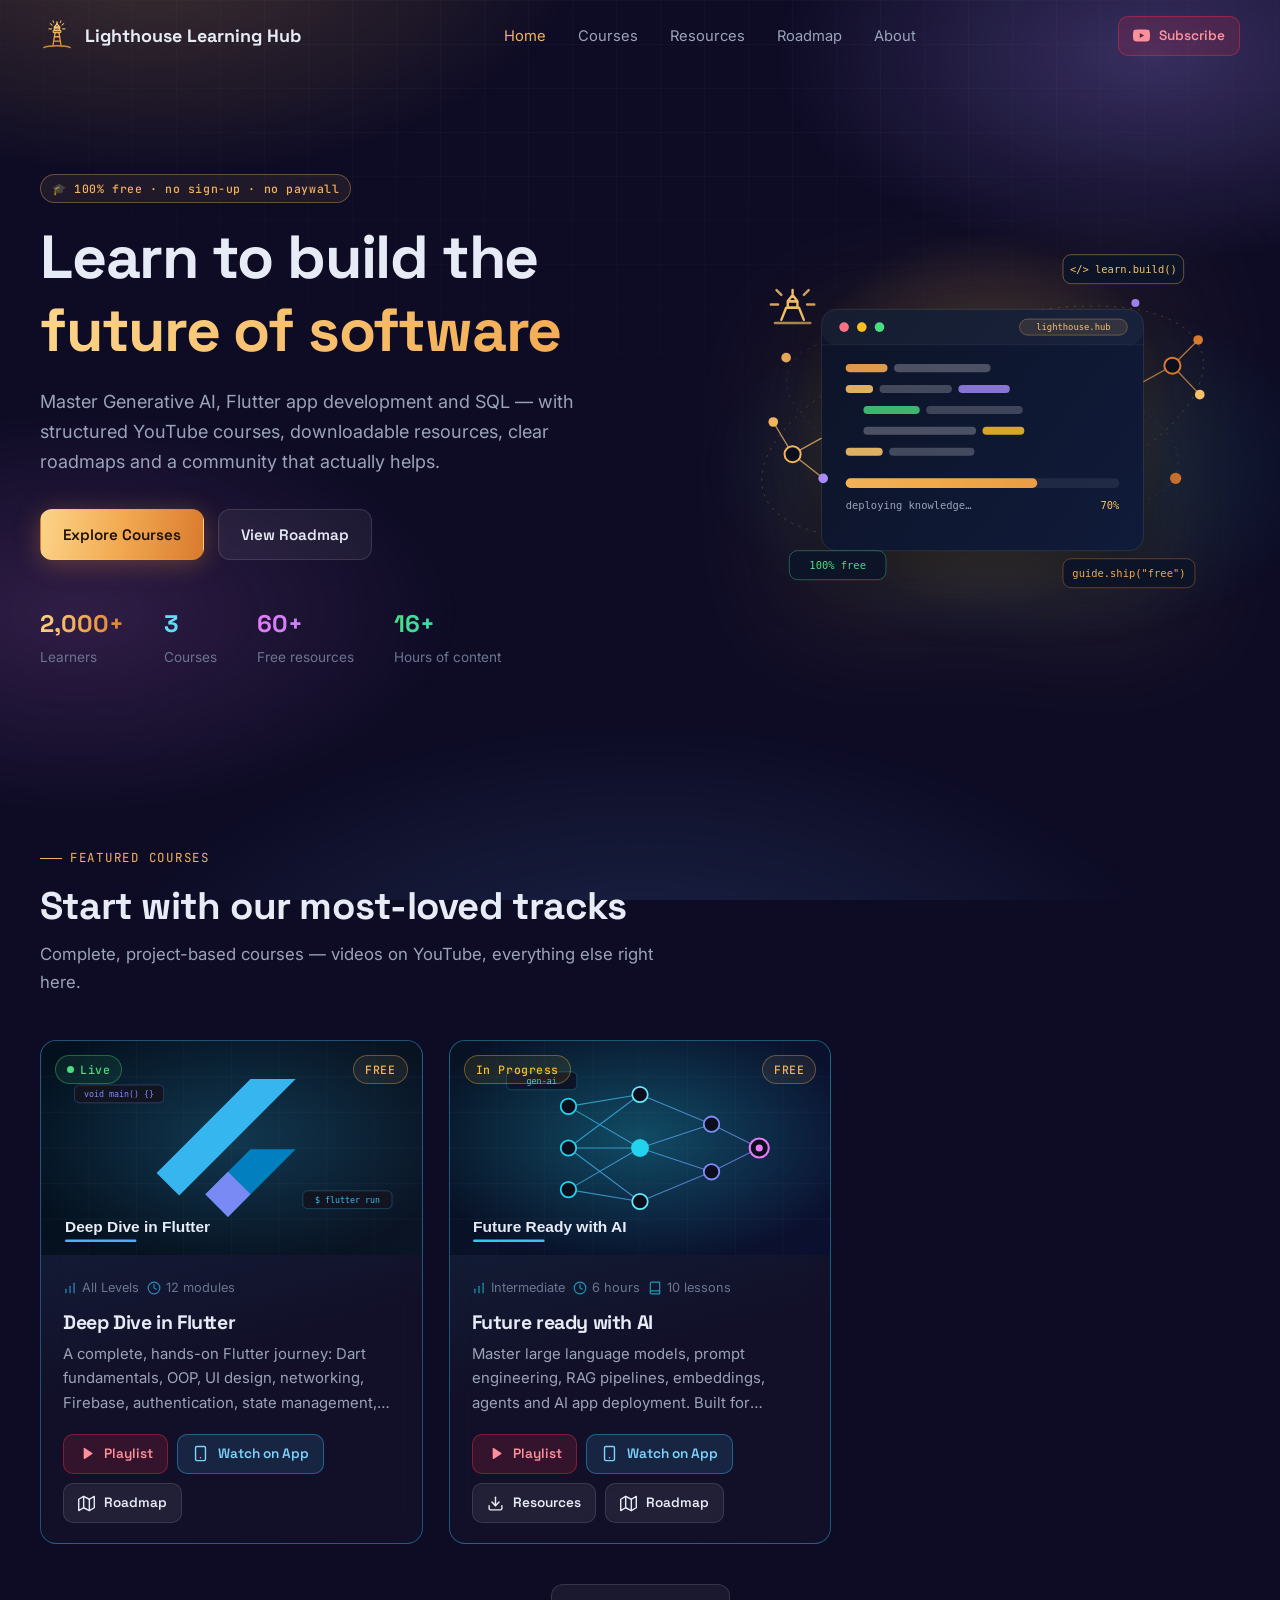
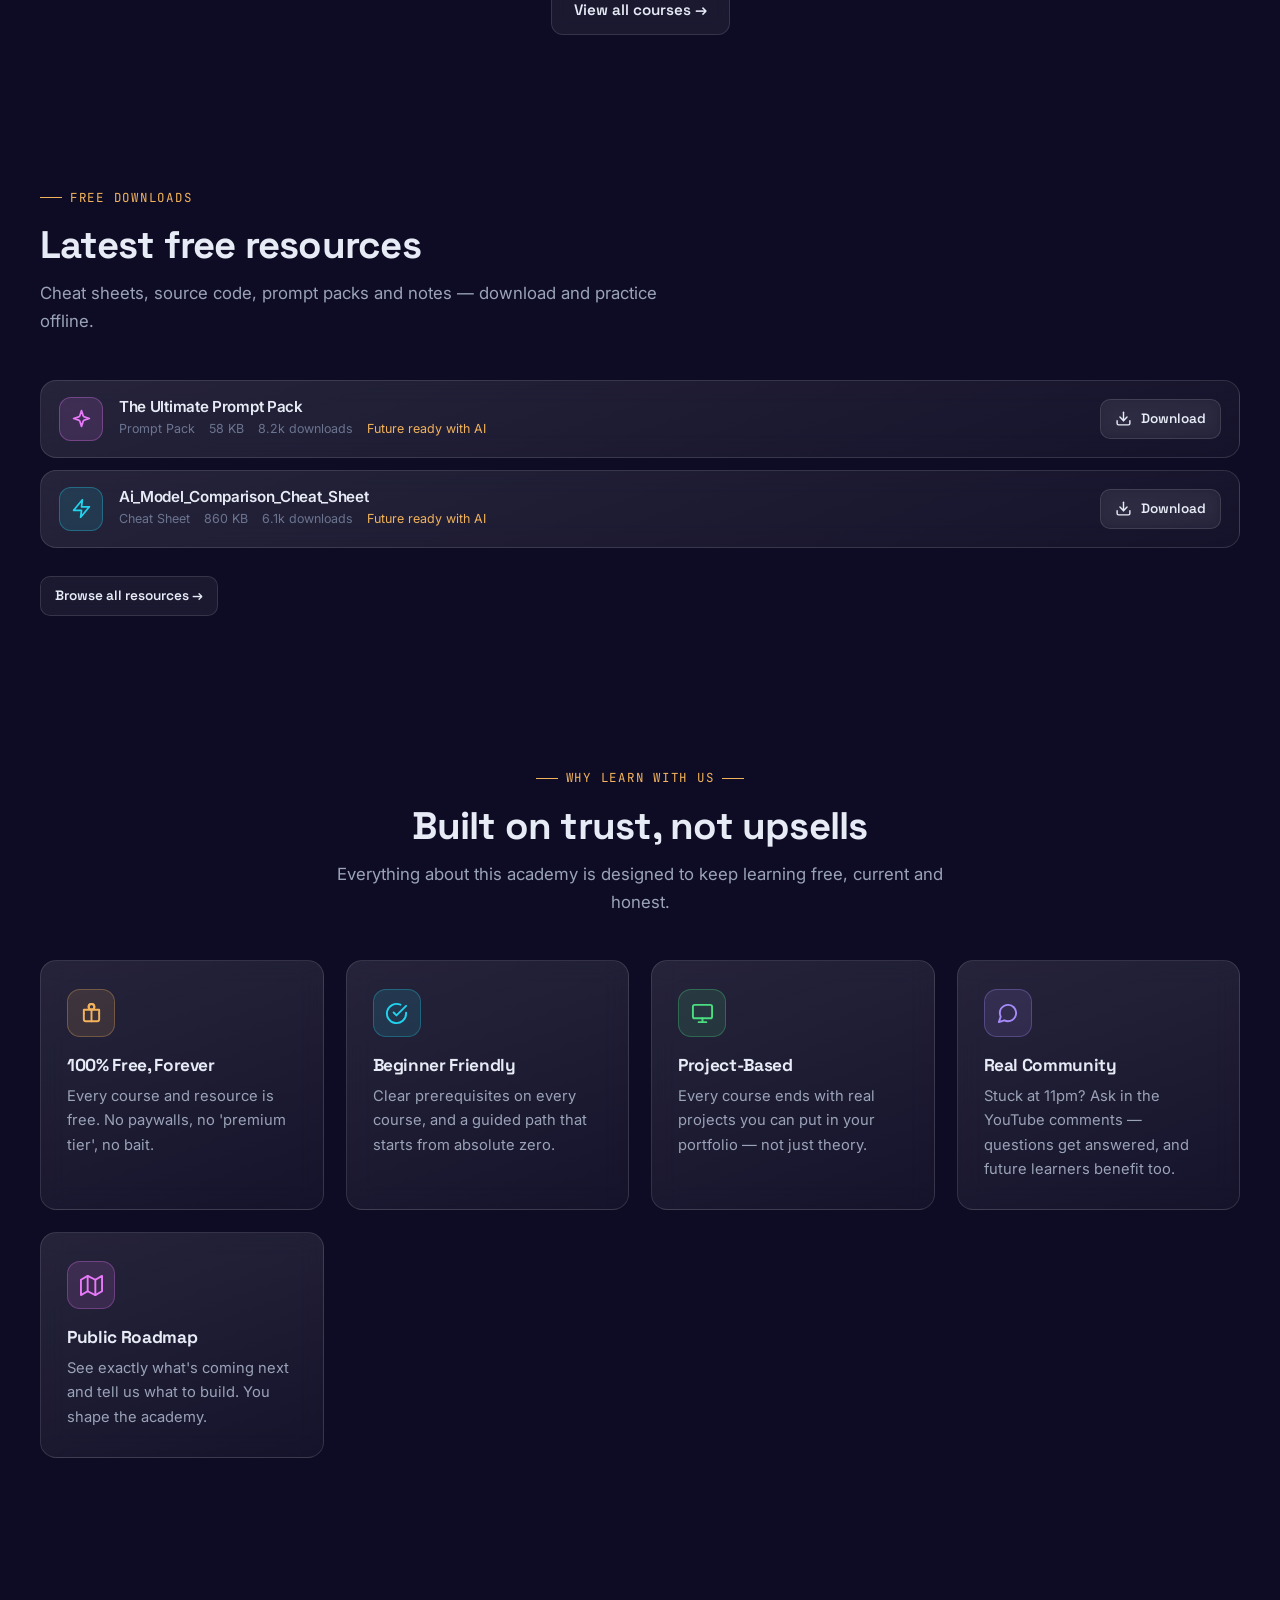
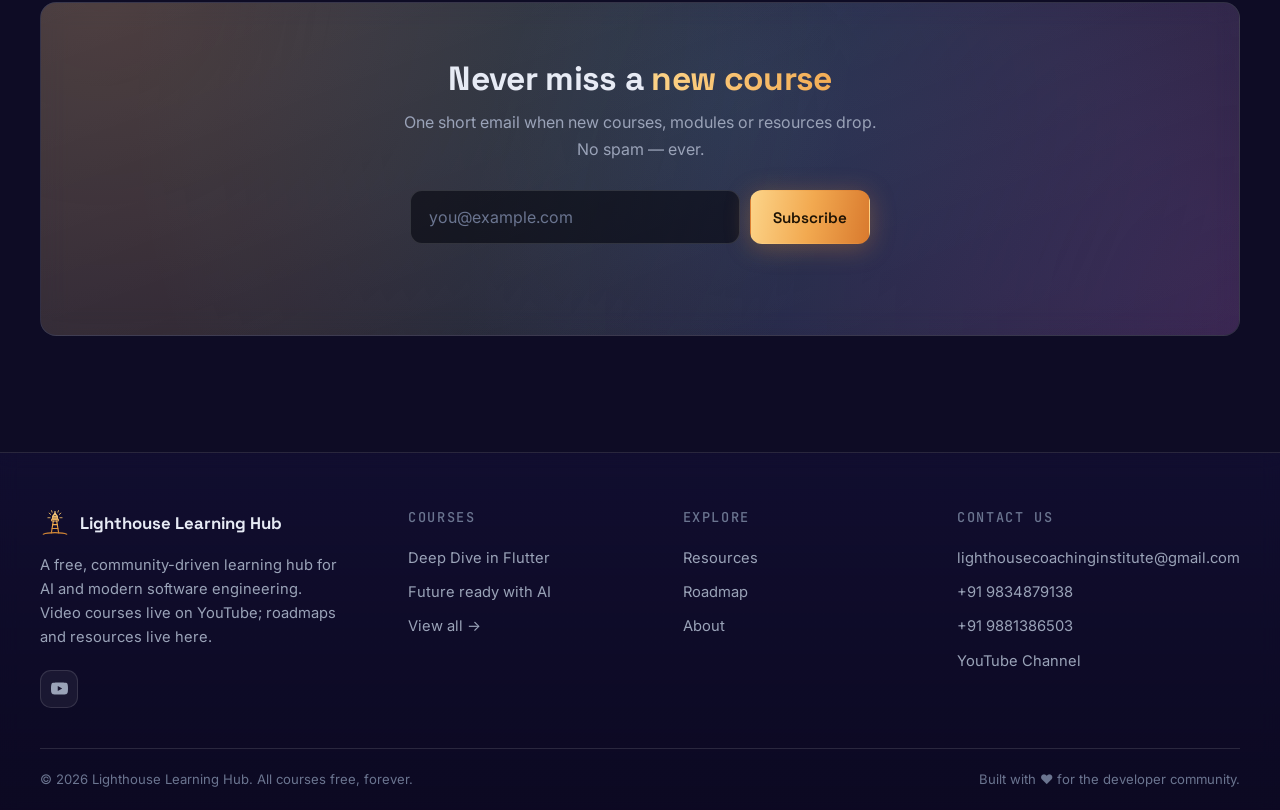
<file: index.html>
<!DOCTYPE html>
<html lang="en">
<head>
  <meta charset="UTF-8">
  <meta name="viewport" content="width=device-width, initial-scale=1">
  <title>Lighthouse Learning Hub — Free AI, Flutter &amp; SQL Courses</title>
  <meta name="description" content="A free developer learning hub. Learn Generative AI, Flutter app development and SQL with YouTube courses, downloadable resources and public roadmaps.">
  <meta name="keywords" content="free coding courses, generative ai course, flutter course, sql course, learn programming, lighthouse learning hub">
  <meta property="og:type" content="website">
  <meta property="og:title" content="Lighthouse Learning Hub — Free AI, Flutter &amp; SQL Courses">
  <meta property="og:description" content="Free courses on AI, Flutter and SQL — watch on YouTube, and soon on our app. Resources and roadmaps included.">
  <meta property="og:image" content="assets/img/covers/ai.svg">
  <link rel="icon" type="image/svg+xml" href="assets/img/logo.svg">
  <link rel="preconnect" href="https://fonts.googleapis.com">
  <link rel="preconnect" href="https://fonts.gstatic.com" crossorigin>
  <link href="https://fonts.googleapis.com/css2?family=Space+Grotesk:wght@500;600;700&family=Inter:wght@400;500;600&family=JetBrains+Mono:wght@400;500&display=swap" rel="stylesheet">
  <link rel="stylesheet" href="assets/css/styles.css">
</head>
<body data-page="home">
  <a class="skip-link" href="#main">Skip to content</a>
  <div id="site-header"></div>

  <main id="main">

    <!-- ============ HERO ============ -->
    <section class="hero">
      <div class="container hero__grid">
        <div>
          <span class="badge badge--free">🎓 100% free · no sign-up · no paywall</span>
          <h1>Learn to build the <span class="grad-text">future of software</span></h1>
          <p class="hero__lede">
            Master Generative AI, Flutter app development and SQL — with structured YouTube
            courses, downloadable resources, clear roadmaps and a community that actually helps.
          </p>
          <div class="hero__actions">
            <a class="btn btn--primary" href="courses.html">Explore Courses</a>
            <a class="btn btn--ghost" href="roadmap.html">View Roadmap</a>
          </div>
          <div class="hero__stats" id="hero-stats"></div>
        </div>
        <div class="hero__art">
          <img src="assets/img/hero.svg" alt="Illustration of a futuristic code editor connected to a neural network" width="640" height="520" fetchpriority="high">
        </div>
      </div>
    </section>

    <!-- ============ FEATURED COURSES ============ -->
    <section class="section" id="featured">
      <div class="container">
        <div class="section-head reveal">
          <span class="kicker">Featured courses</span>
          <h2>Start with our most-loved tracks</h2>
          <p>Complete, project-based courses — videos on YouTube, everything else right here.</p>
        </div>
        <div class="card-grid" id="featured-courses"></div>
        <div style="text-align:center;margin-top:40px" class="reveal">
          <a class="btn btn--ghost" href="courses.html">View all courses →</a>
        </div>
      </div>
    </section>

    <!-- ============ RECENT RESOURCES ============ -->
    <section class="section section--tight">
      <div class="container">
        <div class="section-head reveal">
          <span class="kicker">Free downloads</span>
          <h2>Latest free resources</h2>
          <p>Cheat sheets, source code, prompt packs and notes — download and practice offline.</p>
        </div>
        <div class="res-group__list" id="recent-resources"></div>
        <div style="margin-top:28px" class="reveal">
          <a class="btn btn--ghost btn--sm" href="resources.html">Browse all resources →</a>
        </div>
      </div>
    </section>

    <!-- ============ WHY LEARN WITH US ============ -->
    <section class="section">
      <div class="container">
        <div class="section-head section-head--center reveal">
          <span class="kicker">Why learn with us</span>
          <h2>Built on trust, not upsells</h2>
          <p>Everything about this academy is designed to keep learning free, current and honest.</p>
        </div>
        <div class="trust-grid reveal-stagger" id="trust-grid"></div>
      </div>
    </section>

    <!-- ============ NEWSLETTER ============ -->
    <section class="section section--tight">
      <div class="container">
        <div class="glass newsletter reveal">
          <h2>Never miss a <span class="grad-text">new course</span></h2>
          <p>One short email when new courses, modules or resources drop. No spam — ever.</p>
          <form class="newsletter__form" novalidate>
            <input type="email" name="email" placeholder="you@example.com" aria-label="Email address" required>
            <button class="btn btn--primary" type="submit">Subscribe</button>
          </form>
          <div class="newsletter__msg" role="status" aria-live="polite"></div>
        </div>
      </div>
    </section>

  </main>

  <div id="site-footer"></div>
  <script src="assets/js/data.js"></script>
  <script src="assets/js/app.js"></script>
</body>
</html>
</file>
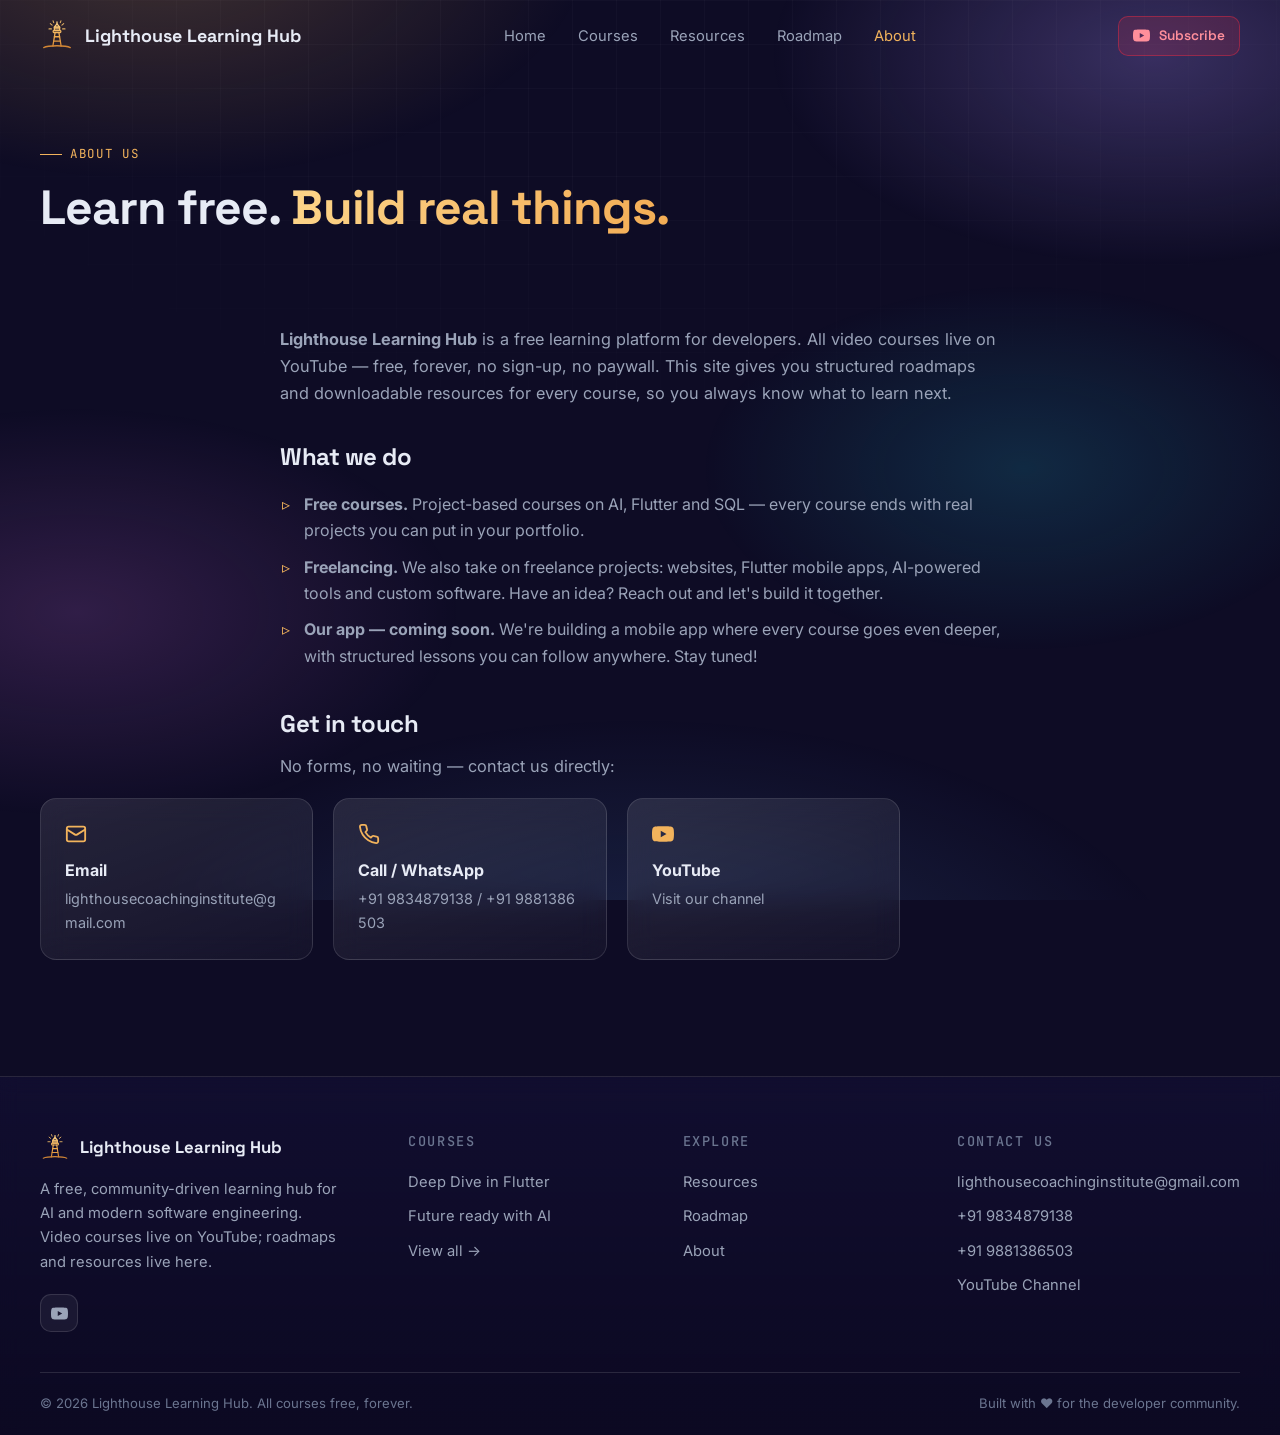
<file: about.html>
<!DOCTYPE html>
<html lang="en">
<head>
  <meta charset="UTF-8">
  <meta name="viewport" content="width=device-width, initial-scale=1">
  <title>About — Lighthouse Learning Hub</title>
  <meta name="description" content="About Lighthouse Learning Hub: free project-based courses on YouTube, freelance development services, and our upcoming mobile app.">
  <link rel="icon" type="image/svg+xml" href="assets/img/logo.svg">
  <link rel="preconnect" href="https://fonts.googleapis.com">
  <link rel="preconnect" href="https://fonts.gstatic.com" crossorigin>
  <link href="https://fonts.googleapis.com/css2?family=Space+Grotesk:wght@500;600;700&family=Inter:wght@400;500;600&family=JetBrains+Mono:wght@400;500&display=swap" rel="stylesheet">
  <link rel="stylesheet" href="assets/css/styles.css">
</head>
<body data-page="about">
  <a class="skip-link" href="#main">Skip to content</a>
  <div id="site-header"></div>

  <main id="main">
    <section class="page-hero">
      <div class="container">
        <span class="kicker">About us</span>
        <h1>Learn free. <span class="grad-text">Build real things.</span></h1>
      </div>
    </section>

    <section class="section section--tight">
      <div class="container prose reveal">
        <p>
          <b>Lighthouse Learning Hub</b> is a free learning platform for developers.
          All video courses live on YouTube — free, forever, no sign-up, no paywall.
          This site gives you structured roadmaps and downloadable resources for every course,
          so you always know what to learn next.
        </p>

        <h2>What we do</h2>
        <ul>
          <li><b>Free courses.</b> Project-based courses on AI, Flutter and SQL — every course ends with real projects you can put in your portfolio.</li>
          <li><b>Freelancing.</b> We also take on freelance projects: websites, Flutter mobile apps, AI-powered tools and custom software. Have an idea? Reach out and let's build it together.</li>
          <li><b>Our app — coming soon.</b> We're building a mobile app where every course goes even deeper, with structured lessons you can follow anywhere. Stay tuned!</li>
        </ul>

        <h2>Get in touch</h2>
        <p>No forms, no waiting — contact us directly:</p>
      </div>
      <div class="container reveal">
        <div class="contact-cards" id="about-contact"></div>
      </div>
    </section>
  </main>

  <div id="site-footer"></div>
  <script src="assets/js/data.js"></script>
  <script src="assets/js/app.js"></script>
</body>
</html>
</file>
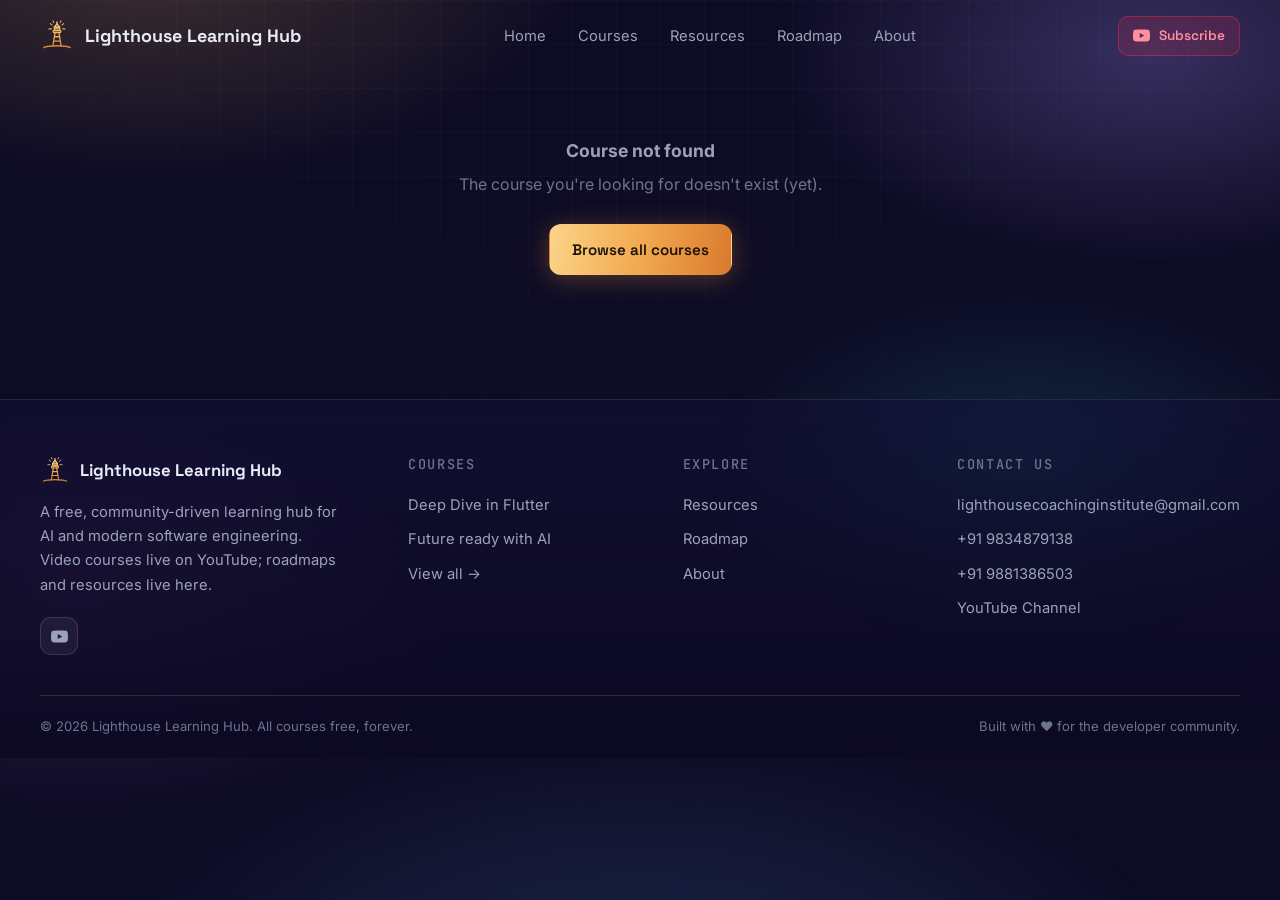
<file: course.html>
<!DOCTYPE html>
<html lang="en">
<head>
  <meta charset="UTF-8">
  <meta name="viewport" content="width=device-width, initial-scale=1">
  <title>Course — Lighthouse Learning Hub</title>
  <meta name="description" content="Course details: modules, roadmap, downloads, FAQs and updates.">
  <link rel="icon" type="image/svg+xml" href="assets/img/logo.svg">
  <link rel="preconnect" href="https://fonts.googleapis.com">
  <link rel="preconnect" href="https://fonts.gstatic.com" crossorigin>
  <link href="https://fonts.googleapis.com/css2?family=Space+Grotesk:wght@500;600;700&family=Inter:wght@400;500;600&family=JetBrains+Mono:wght@400;500&display=swap" rel="stylesheet">
  <link rel="stylesheet" href="assets/css/styles.css">
</head>
<body data-page="course">
  <a class="skip-link" href="#main">Skip to content</a>
  <div id="site-header"></div>

  <main id="main">
    <!-- Populated by app.js from the ?id= query parameter -->
    <div id="course-root"></div>
  </main>

  <div id="site-footer"></div>
  <script src="assets/js/data.js"></script>
  <script src="assets/js/app.js"></script>
</body>
</html>
</file>
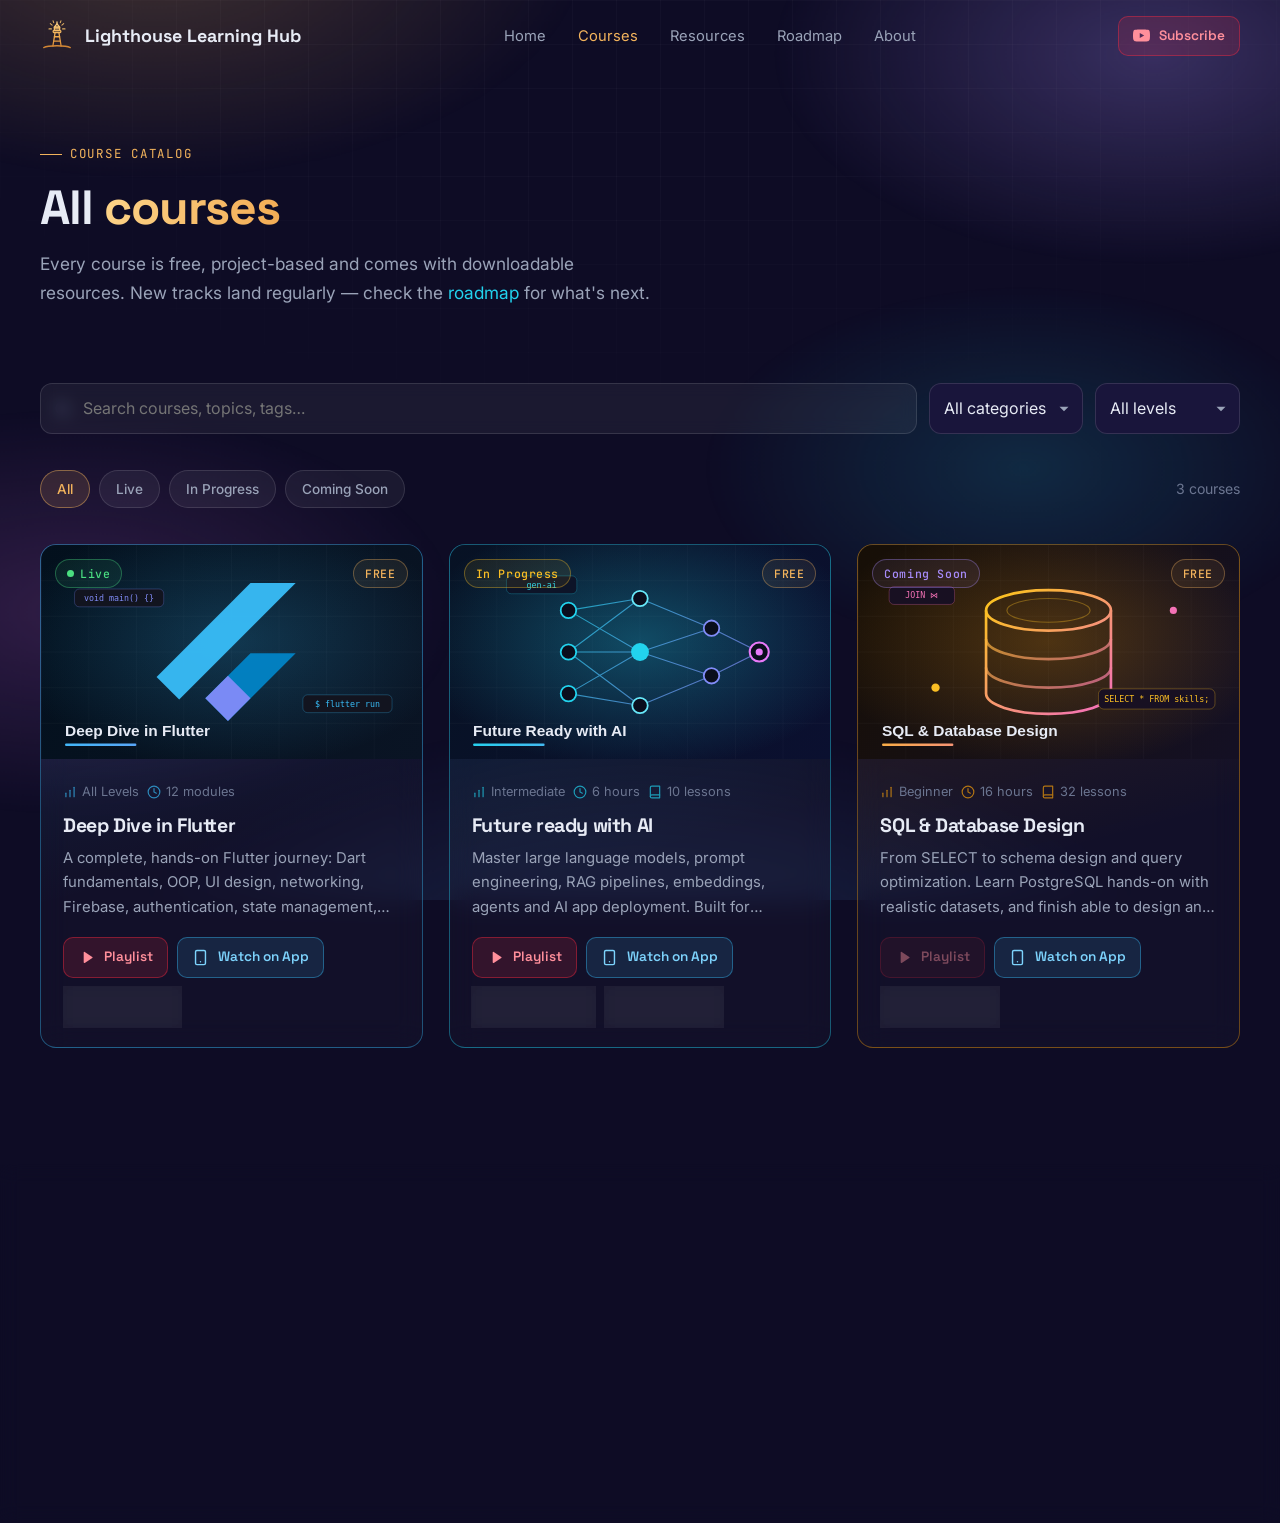
<file: courses.html>
<!DOCTYPE html>
<html lang="en">
<head>
  <meta charset="UTF-8">
  <meta name="viewport" content="width=device-width, initial-scale=1">
  <title>All Courses — Lighthouse Learning Hub</title>
  <meta name="description" content="Browse all free courses: Deep Dive in Flutter, Future ready with AI, and SQL &amp; Database Design. Filter by level, category and status.">
  <link rel="icon" type="image/svg+xml" href="assets/img/logo.svg">
  <link rel="preconnect" href="https://fonts.googleapis.com">
  <link rel="preconnect" href="https://fonts.gstatic.com" crossorigin>
  <link href="https://fonts.googleapis.com/css2?family=Space+Grotesk:wght@500;600;700&family=Inter:wght@400;500;600&family=JetBrains+Mono:wght@400;500&display=swap" rel="stylesheet">
  <link rel="stylesheet" href="assets/css/styles.css">
</head>
<body data-page="courses">
  <a class="skip-link" href="#main">Skip to content</a>
  <div id="site-header"></div>

  <main id="main">
    <section class="page-hero">
      <div class="container">
        <span class="kicker">Course catalog</span>
        <h1>All <span class="grad-text">courses</span></h1>
        <p>Every course is free, project-based and comes with downloadable resources.
           New tracks land regularly — check the <a href="roadmap.html" style="color:var(--cyan)">roadmap</a> for what's next.</p>
      </div>
    </section>

    <section class="section section--tight">
      <div class="container">
        <div class="toolbar">
          <div class="toolbar__search">
            <svg viewBox="0 0 24 24" fill="none" stroke="currentColor" stroke-width="2" stroke-linecap="round" aria-hidden="true"><circle cx="11" cy="11" r="8"/><line x1="21" y1="21" x2="16.65" y2="16.65"/></svg>
            <input type="search" id="filter-search" placeholder="Search courses, topics, tags…" aria-label="Search courses">
          </div>
          <select id="filter-category" aria-label="Filter by category"></select>
          <select id="filter-level" aria-label="Filter by level"></select>
        </div>

        <div class="toolbar" style="justify-content:space-between">
          <div class="chip-row" id="status-chips" role="group" aria-label="Filter by status">
            <button class="chip active" data-status="all">All</button>
            <button class="chip" data-status="live">Live</button>
            <button class="chip" data-status="in-progress">In Progress</button>
            <button class="chip" data-status="coming-soon">Coming Soon</button>
          </div>
          <span id="courses-count" style="color:var(--text-faint);font-size:0.88rem"></span>
        </div>

        <div class="card-grid" id="courses-grid"></div>
      </div>
    </section>
  </main>

  <div id="site-footer"></div>
  <script src="assets/js/data.js"></script>
  <script src="assets/js/app.js"></script>
</body>
</html>
</file>
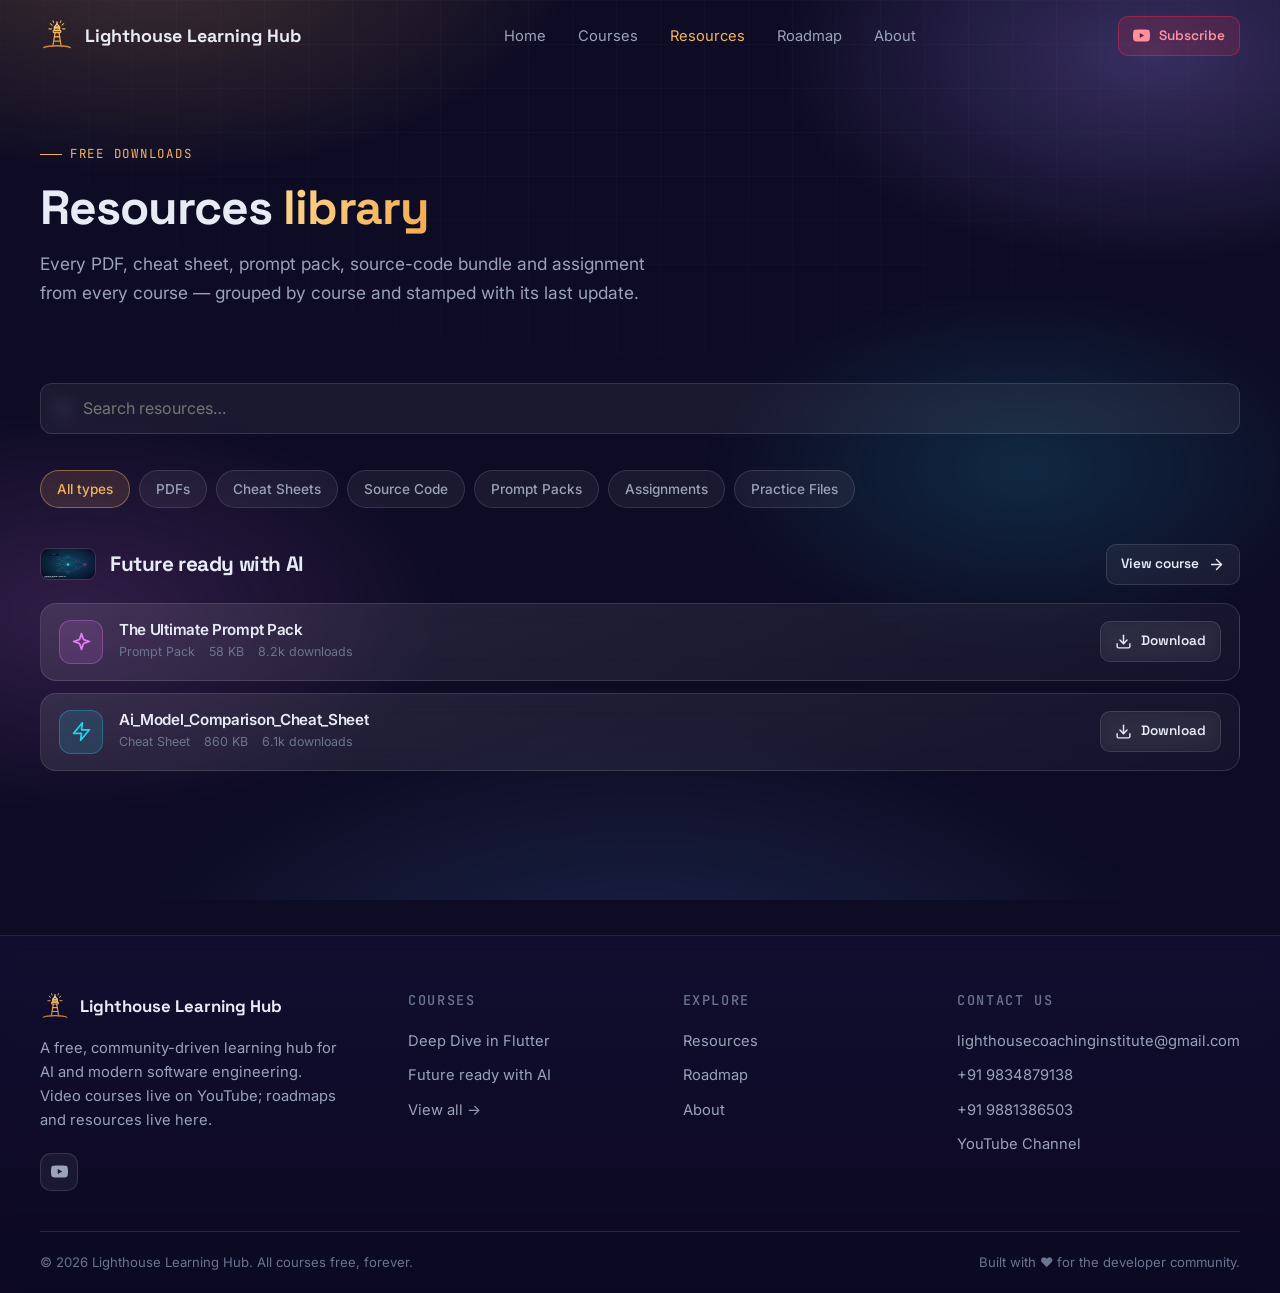
<file: resources.html>
<!DOCTYPE html>
<html lang="en">
<head>
  <meta charset="UTF-8">
  <meta name="viewport" content="width=device-width, initial-scale=1">
  <title>Resources &amp; Downloads — Lighthouse Learning Hub</title>
  <meta name="description" content="Free downloads grouped by course: PDFs, cheat sheets, source code, prompt packs, assignments and practice files.">
  <link rel="icon" type="image/svg+xml" href="assets/img/logo.svg">
  <link rel="preconnect" href="https://fonts.googleapis.com">
  <link rel="preconnect" href="https://fonts.gstatic.com" crossorigin>
  <link href="https://fonts.googleapis.com/css2?family=Space+Grotesk:wght@500;600;700&family=Inter:wght@400;500;600&family=JetBrains+Mono:wght@400;500&display=swap" rel="stylesheet">
  <link rel="stylesheet" href="assets/css/styles.css">
</head>
<body data-page="resources">
  <a class="skip-link" href="#main">Skip to content</a>
  <div id="site-header"></div>

  <main id="main">
    <section class="page-hero">
      <div class="container">
        <span class="kicker">Free downloads</span>
        <h1>Resources <span class="grad-text">library</span></h1>
        <p>Every PDF, cheat sheet, prompt pack, source-code bundle and assignment from every course —
           grouped by course and stamped with its last update.</p>
      </div>
    </section>

    <section class="section section--tight">
      <div class="container">
        <div class="toolbar">
          <div class="toolbar__search">
            <svg viewBox="0 0 24 24" fill="none" stroke="currentColor" stroke-width="2" stroke-linecap="round" aria-hidden="true"><circle cx="11" cy="11" r="8"/><line x1="21" y1="21" x2="16.65" y2="16.65"/></svg>
            <input type="search" id="res-search" placeholder="Search resources…" aria-label="Search resources">
          </div>
        </div>
        <div class="toolbar">
          <div class="chip-row" id="type-chips" role="group" aria-label="Filter by resource type">
            <button class="chip active" data-type="all">All types</button>
            <button class="chip" data-type="pdf">PDFs</button>
            <button class="chip" data-type="cheatsheet">Cheat Sheets</button>
            <button class="chip" data-type="code">Source Code</button>
            <button class="chip" data-type="prompts">Prompt Packs</button>
            <button class="chip" data-type="assignment">Assignments</button>
            <button class="chip" data-type="practice">Practice Files</button>
          </div>
        </div>

        <div id="resources-root"></div>
      </div>
    </section>
  </main>

  <div id="site-footer"></div>
  <script src="assets/js/data.js"></script>
  <script src="assets/js/app.js"></script>
</body>
</html>
</file>
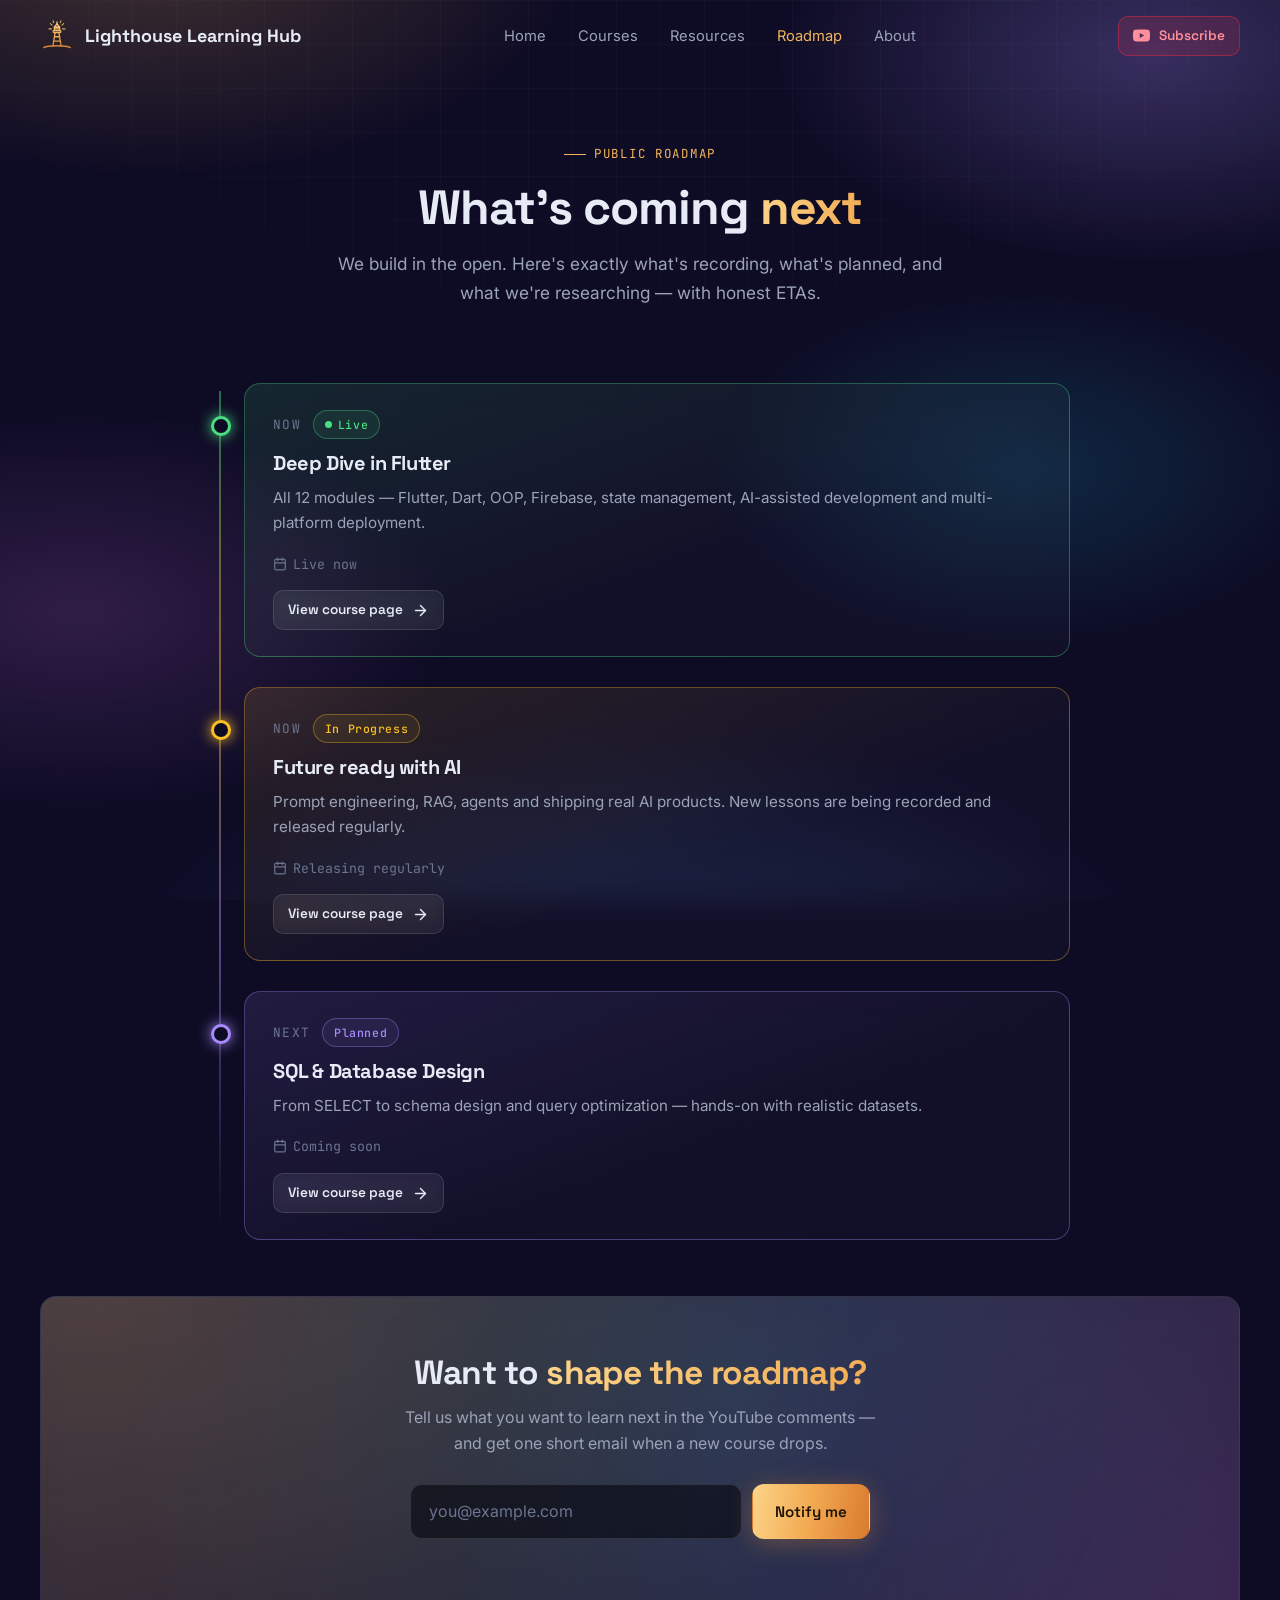
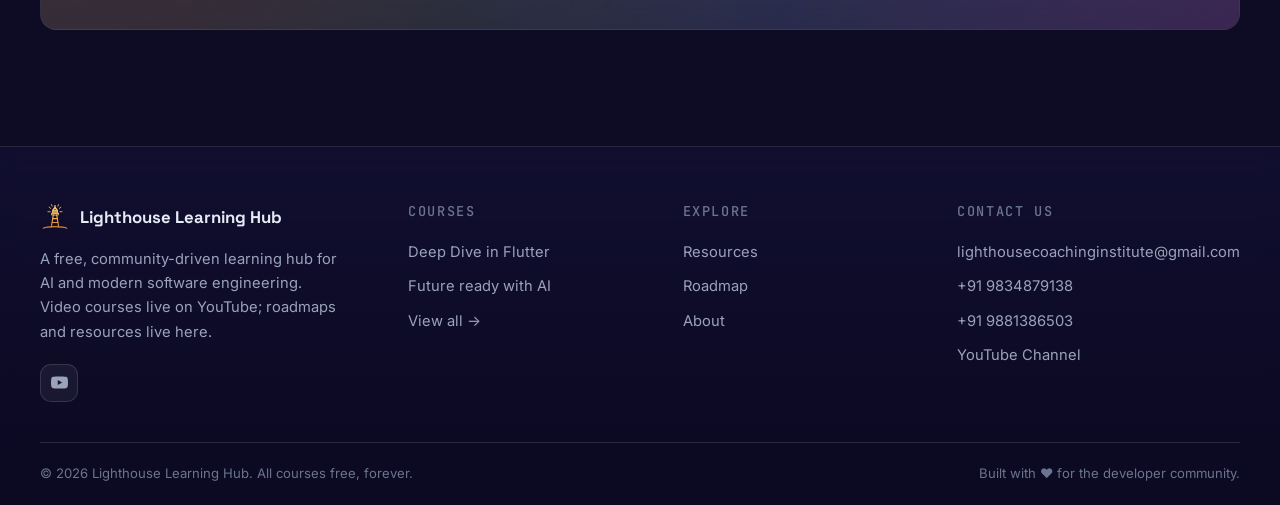
<file: roadmap.html>
<!DOCTYPE html>
<html lang="en">
<head>
  <meta charset="UTF-8">
  <meta name="viewport" content="width=device-width, initial-scale=1">
  <title>Course Roadmap — Lighthouse Learning Hub</title>
  <meta name="description" content="Public roadmap of upcoming courses: what's in progress, what's planned, and what we're researching. Vote on what comes next.">
  <link rel="icon" type="image/svg+xml" href="assets/img/logo.svg">
  <link rel="preconnect" href="https://fonts.googleapis.com">
  <link rel="preconnect" href="https://fonts.gstatic.com" crossorigin>
  <link href="https://fonts.googleapis.com/css2?family=Space+Grotesk:wght@500;600;700&family=Inter:wght@400;500;600&family=JetBrains+Mono:wght@400;500&display=swap" rel="stylesheet">
  <link rel="stylesheet" href="assets/css/styles.css">
</head>
<body data-page="roadmap">
  <a class="skip-link" href="#main">Skip to content</a>
  <div id="site-header"></div>

  <main id="main">
    <section class="page-hero">
      <div class="container" style="text-align:center">
        <span class="kicker" style="justify-content:center">Public roadmap</span>
        <h1>What's coming <span class="grad-text">next</span></h1>
        <p style="margin-inline:auto">We build in the open. Here's exactly what's recording, what's planned,
           and what we're researching — with honest ETAs.</p>
      </div>
    </section>

    <section class="section section--tight">
      <div class="container">
        <div class="roadmap-track" id="roadmap-track"></div>

        <div class="glass newsletter reveal" style="margin-top:56px">
          <h2>Want to <span class="grad-text">shape the roadmap?</span></h2>
          <p>Tell us what you want to learn next in the YouTube comments — and get one short email when a new course drops.</p>
          <form class="newsletter__form" novalidate>
            <input type="email" name="email" placeholder="you@example.com" aria-label="Email address" required>
            <button class="btn btn--primary" type="submit">Notify me</button>
          </form>
          <div class="newsletter__msg" role="status" aria-live="polite"></div>
        </div>
      </div>
    </section>
  </main>

  <div id="site-footer"></div>
  <script src="assets/js/data.js"></script>
  <script src="assets/js/app.js"></script>
</body>
</html>
</file>
<file: assets/css/styles.css>
/* ==========================================================
   Lighthouse Learning Hub — Global Stylesheet
   Futuristic dark glassmorphism theme with warm gold accents
   ========================================================== */

/* ---------- Design tokens ---------- */
:root {
  --bg: #0e0c25;
  --bg-soft: #19153b;
  --surface: rgba(255, 255, 255, 0.055);
  --surface-strong: rgba(255, 255, 255, 0.09);
  --border: rgba(255, 255, 255, 0.12);
  --border-strong: rgba(255, 255, 255, 0.22);

  --text: #e7ebf5;
  --text-dim: #9aa3b8;
  --text-faint: #6b7590;

  --gold: #f2b35c;
  --violet: #a78bfa;
  --magenta: #e879f9;
  --green: #4ade80;
  --amber: #fbbf24;
  --cyan: #22d3ee;
  --blue: #60a5fa;
  --pink: #fb7185;

  --grad-brand: linear-gradient(100deg, #fcd489 0%, #f2a950 50%, #d97a2e 100%);
  --grad-surface: linear-gradient(160deg, rgba(255,255,255,0.1), rgba(255,255,255,0.03));

  --font-display: "Space Grotesk", "Segoe UI", system-ui, sans-serif;
  --font-body: "Inter", "Segoe UI", system-ui, sans-serif;
  --font-mono: "JetBrains Mono", Consolas, monospace;

  --radius: 16px;
  --radius-sm: 10px;
  --shadow-glow-gold: 0 0 32px rgba(242, 179, 92, 0.25);
  --nav-h: 72px;
  --container: 1200px;
  --ease: cubic-bezier(0.22, 1, 0.36, 1);
}

/* ---------- Reset / base ---------- */
*, *::before, *::after { box-sizing: border-box; margin: 0; padding: 0; }

html { scroll-behavior: smooth; }

body {
  font-family: var(--font-body);
  background: var(--bg);
  color: var(--text);
  line-height: 1.65;
  -webkit-font-smoothing: antialiased;
  overflow-x: hidden;
}

/* Ambient background: grid + aurora glows */
body::before {
  content: "";
  position: fixed;
  inset: 0;
  z-index: -2;
  background:
    radial-gradient(ellipse 55% 42% at 12% -6%, rgba(242, 179, 92, 0.22), transparent 62%),
    radial-gradient(ellipse 48% 38% at 90% 6%, rgba(167, 139, 250, 0.28), transparent 62%),
    radial-gradient(ellipse 42% 34% at 80% 52%, rgba(34, 211, 238, 0.15), transparent 60%),
    radial-gradient(ellipse 50% 38% at 6% 68%, rgba(232, 121, 249, 0.16), transparent 60%),
    radial-gradient(ellipse 70% 52% at 50% 112%, rgba(96, 165, 250, 0.18), transparent 62%);
}
body::after {
  content: "";
  position: fixed;
  inset: 0;
  z-index: -1;
  background-image:
    linear-gradient(rgba(255,255,255,0.025) 1px, transparent 1px),
    linear-gradient(90deg, rgba(255,255,255,0.025) 1px, transparent 1px);
  background-size: 44px 44px;
  mask-image: radial-gradient(ellipse 90% 70% at 50% 0%, black 30%, transparent 75%);
  -webkit-mask-image: radial-gradient(ellipse 90% 70% at 50% 0%, black 30%, transparent 75%);
  pointer-events: none;
}

img, svg { max-width: 100%; display: block; }
a { color: inherit; text-decoration: none; }
button { font: inherit; color: inherit; background: none; border: none; cursor: pointer; }
ul, ol { list-style: none; }

h1, h2, h3, h4 { font-family: var(--font-display); line-height: 1.2; font-weight: 700; letter-spacing: -0.02em; }

::selection { background: rgba(242, 179, 92, 0.35); }

/* Accessibility */
.skip-link {
  position: absolute; left: -9999px; top: 0;
  background: var(--gold); color: #04121a; font-weight: 700;
  padding: 10px 18px; border-radius: 0 0 10px 0; z-index: 200;
}
.skip-link:focus { left: 0; }

:focus-visible { outline: 2px solid var(--gold); outline-offset: 3px; border-radius: 4px; }

@media (prefers-reduced-motion: reduce) {
  *, *::before, *::after { animation: none !important; transition: none !important; }
  html { scroll-behavior: auto; }
}

/* ---------- Layout helpers ---------- */
.container { width: min(var(--container), 100% - 40px); margin-inline: auto; }
.section { padding: 88px 0; position: relative; }
.section--tight { padding: 56px 0; }

.section-head { max-width: 640px; margin-bottom: 44px; }
.section-head--center { margin-inline: auto; text-align: center; }
.section-head h2 { font-size: clamp(1.7rem, 3.4vw, 2.4rem); margin-bottom: 12px; }
.section-head p { color: var(--text-dim); font-size: 1.05rem; }

.kicker {
  display: inline-flex; align-items: center; gap: 8px;
  font-family: var(--font-mono); font-size: 0.78rem; letter-spacing: 0.14em;
  text-transform: uppercase; color: var(--gold); margin-bottom: 14px;
}
.kicker::before { content: ""; width: 22px; height: 1px; background: var(--gold); }
.section-head--center .kicker::after { content: ""; width: 22px; height: 1px; background: var(--gold); }

.grad-text {
  background: var(--grad-brand);
  -webkit-background-clip: text; background-clip: text;
  -webkit-text-fill-color: transparent; color: transparent;
}

/* ---------- Buttons ---------- */
.btn {
  display: inline-flex; align-items: center; justify-content: center; gap: 9px;
  padding: 12px 22px; border-radius: 12px;
  font-weight: 600; font-size: 0.95rem; font-family: var(--font-display);
  border: 1px solid transparent;
  transition: transform 0.25s var(--ease), box-shadow 0.25s var(--ease),
              background 0.25s var(--ease), border-color 0.25s var(--ease);
  white-space: nowrap;
}
.btn:hover { transform: translateY(-2px); }
.btn:active { transform: translateY(0); }
.btn svg { width: 17px; height: 17px; flex: none; }

.btn--primary {
  background: var(--grad-brand); color: #1d1204;
  box-shadow: 0 4px 24px rgba(217, 138, 55, 0.35);
}
.btn--primary:hover { box-shadow: 0 6px 32px rgba(217, 138, 55, 0.5); }

.btn--ghost {
  background: var(--surface); border-color: var(--border); color: var(--text);
  backdrop-filter: blur(8px);
}
.btn--ghost:hover { border-color: var(--border-strong); background: var(--surface-strong); }

.btn--youtube { background: rgba(255, 42, 66, 0.14); border-color: rgba(255, 42, 66, 0.4); color: #ff8f9b; }
.btn--youtube:hover { background: rgba(255, 42, 66, 0.22); box-shadow: 0 4px 24px rgba(255, 42, 66, 0.25); }

.btn--app { background: rgba(56, 189, 248, 0.12); border-color: rgba(56, 189, 248, 0.4); color: #7dd3fc; }
.btn--app:hover { background: rgba(56, 189, 248, 0.2); box-shadow: 0 4px 24px rgba(56, 189, 248, 0.25); }

.btn--sm { padding: 8px 14px; font-size: 0.85rem; border-radius: 10px; }
.btn[disabled], .btn--disabled { opacity: 0.45; pointer-events: none; }

/* ---------- Badges / chips ---------- */
.badge {
  display: inline-flex; align-items: center; gap: 6px;
  font-family: var(--font-mono); font-size: 0.72rem; font-weight: 500;
  letter-spacing: 0.05em; padding: 4px 11px; border-radius: 999px;
  border: 1px solid var(--border); background: var(--surface);
  color: var(--text-dim); white-space: nowrap;
}
.badge--live { color: var(--green); border-color: rgba(74, 222, 128, 0.35); background: rgba(74, 222, 128, 0.08); }
.badge--live::before { content: ""; width: 6px; height: 6px; border-radius: 50%; background: var(--green); box-shadow: 0 0 8px var(--green); animation: pulse 2s infinite; }
.badge--in-progress { color: var(--amber); border-color: rgba(251, 191, 36, 0.35); background: rgba(251, 191, 36, 0.08); }
.badge--coming-soon { color: var(--violet); border-color: rgba(167, 139, 250, 0.35); background: rgba(167, 139, 250, 0.08); }
.badge--free { color: var(--gold); border-color: rgba(242, 179, 92, 0.35); background: rgba(242, 179, 92, 0.08); }

@keyframes pulse { 0%, 100% { opacity: 1; } 50% { opacity: 0.4; } }

/* ---------- Glass card ---------- */
.glass {
  background: var(--grad-surface);
  border: 1px solid var(--border);
  border-radius: var(--radius);
  backdrop-filter: blur(14px);
  -webkit-backdrop-filter: blur(14px);
}

/* ---------- Navbar ---------- */
.navbar {
  position: fixed; top: 0; left: 0; right: 0; z-index: 100;
  height: var(--nav-h);
  transition: background 0.3s ease, border-color 0.3s ease, box-shadow 0.3s ease;
  border-bottom: 1px solid transparent;
}
.navbar.scrolled {
  background: rgba(16, 13, 46, 0.85);
  backdrop-filter: blur(16px);
  -webkit-backdrop-filter: blur(16px);
  border-bottom-color: var(--border);
  box-shadow: 0 8px 32px rgba(0, 0, 0, 0.35);
}
.navbar__inner {
  height: var(--nav-h); display: flex; align-items: center; gap: 24px;
  justify-content: space-between;
}
.navbar__logo { display: flex; align-items: center; gap: 11px; font-family: var(--font-display); font-weight: 700; font-size: 1.12rem; }
.navbar__logo img { width: 34px; height: 34px; }
.navbar__links { display: flex; align-items: center; gap: 4px; }
.navbar__links a {
  padding: 8px 14px; border-radius: 10px; font-size: 0.92rem; color: var(--text-dim);
  transition: color 0.2s, background 0.2s;
}
.navbar__links a:hover { color: var(--text); background: var(--surface); }
.navbar__links a.active { color: var(--gold); }
.navbar__cta { display: flex; align-items: center; gap: 12px; }

.nav-toggle { display: none; flex-direction: column; gap: 5px; padding: 10px; }
.nav-toggle span { width: 22px; height: 2px; background: var(--text); border-radius: 2px; transition: transform 0.3s var(--ease), opacity 0.2s; }
.nav-toggle[aria-expanded="true"] span:nth-child(1) { transform: translateY(7px) rotate(45deg); }
.nav-toggle[aria-expanded="true"] span:nth-child(2) { opacity: 0; }
.nav-toggle[aria-expanded="true"] span:nth-child(3) { transform: translateY(-7px) rotate(-45deg); }

main { padding-top: var(--nav-h); }

/* ---------- Hero ---------- */
.hero { padding: 90px 0 70px; position: relative; }
.hero__grid { display: grid; grid-template-columns: 1.1fr 0.9fr; gap: 56px; align-items: center; }
.hero h1 { font-size: clamp(2.3rem, 5.2vw, 3.8rem); margin: 18px 0 20px; }
.hero__lede { color: var(--text-dim); font-size: 1.13rem; max-width: 540px; margin-bottom: 32px; }
.hero__actions { display: flex; flex-wrap: wrap; gap: 14px; margin-bottom: 44px; }
.hero__art { position: relative; }
.hero__art img { width: 100%; filter: drop-shadow(0 24px 60px rgba(242, 179, 92, 0.18)); animation: float 7s ease-in-out infinite; }

@keyframes float { 0%, 100% { transform: translateY(0); } 50% { transform: translateY(-14px); } }

.hero__stats { display: flex; flex-wrap: wrap; gap: 12px 40px; }
.hero__stats .stat b { display: block; font-family: var(--font-display); font-size: 1.5rem; background: var(--grad-brand); -webkit-background-clip: text; background-clip: text; -webkit-text-fill-color: transparent; }
.hero__stats .stat:nth-child(2) b { background: linear-gradient(100deg, #67e8f9, #60a5fa); -webkit-background-clip: text; background-clip: text; }
.hero__stats .stat:nth-child(3) b { background: linear-gradient(100deg, #e879f9, #a78bfa); -webkit-background-clip: text; background-clip: text; }
.hero__stats .stat:nth-child(4) b { background: linear-gradient(100deg, #4ade80, #22d3ee); -webkit-background-clip: text; background-clip: text; }
.hero__stats .stat span { font-size: 0.85rem; color: var(--text-faint); }

/* ---------- Course cards ---------- */
.card-grid { display: grid; grid-template-columns: repeat(auto-fill, minmax(320px, 1fr)); gap: 26px; }

.course-card {
  display: flex; flex-direction: column; overflow: hidden; position: relative;
  background: linear-gradient(165deg, var(--accent-soft, rgba(255,255,255,0.08)), rgba(255,255,255,0.02) 60%);
  border-color: var(--accent-border, var(--border));
  transition: transform 0.35s var(--ease), border-color 0.35s var(--ease), box-shadow 0.35s var(--ease);
}
.course-card:hover {
  transform: translateY(-6px);
  border-color: var(--accent, var(--border-strong));
  box-shadow: 0 18px 48px rgba(0, 0, 0, 0.5), var(--card-glow, none);
}
.course-card__meta svg { color: var(--accent, var(--gold)); opacity: 0.9; }
.course-card__media { position: relative; aspect-ratio: 16 / 9; overflow: hidden; }
.course-card__media img { width: 100%; height: 100%; object-fit: cover; transition: transform 0.6s var(--ease); }
.course-card:hover .course-card__media img { transform: scale(1.05); }
.course-card__status { position: absolute; top: 14px; left: 14px; }
.course-card__free { position: absolute; top: 14px; right: 14px; }

.course-card__body { padding: 22px 22px 20px; display: flex; flex-direction: column; flex: 1; }
.course-card__meta { display: flex; flex-wrap: wrap; gap: 8px; margin-bottom: 12px; font-size: 0.8rem; color: var(--text-faint); }
.course-card__meta span { display: inline-flex; align-items: center; gap: 5px; }
.course-card__meta svg { width: 14px; height: 14px; opacity: 0.7; }
.course-card h3 { font-size: 1.22rem; margin-bottom: 8px; }
.course-card h3 a::after { content: ""; position: absolute; inset: 0; }
.course-card__desc { color: var(--text-dim); font-size: 0.93rem; flex: 1; margin-bottom: 18px; display: -webkit-box; -webkit-line-clamp: 3; -webkit-box-orient: vertical; overflow: hidden; }
.course-card__actions { display: flex; flex-wrap: wrap; gap: 9px; position: relative; z-index: 1; }

/* ---------- Announcements ---------- */
.announce-list { display: grid; gap: 16px; }
.announce {
  display: grid; grid-template-columns: 96px 1fr; gap: 20px; padding: 22px 24px;
  border-left: 3px solid var(--tag-color, var(--gold));
  transition: border-color 0.3s, transform 0.3s var(--ease);
}
.announce:hover { border-color: var(--border-strong); border-left-color: var(--tag-color, var(--gold)); transform: translateX(4px); }
.announce--new-course { --tag-color: var(--green); }
.announce--new-content { --tag-color: var(--cyan); }
.announce--resource { --tag-color: var(--amber); }
.announce--community { --tag-color: var(--violet); }
.announce--milestone { --tag-color: var(--magenta); }
.announce .announce__tag { color: var(--tag-color, var(--gold)); border-color: color-mix(in srgb, var(--tag-color, var(--gold)) 40%, transparent); background: color-mix(in srgb, var(--tag-color, var(--gold)) 10%, transparent); }
.announce__date { font-family: var(--font-mono); font-size: 0.78rem; color: var(--text-faint); padding-top: 4px; }
.announce__tag { margin-bottom: 8px; }
.announce h3 { font-size: 1.05rem; margin-bottom: 6px; }
.announce p { color: var(--text-dim); font-size: 0.92rem; }
.announce__link { display: inline-flex; align-items: center; gap: 5px; margin-top: 10px; font-size: 0.85rem; color: var(--gold); font-weight: 600; }
.announce__link:hover { text-decoration: underline; }

/* ---------- Resource items ---------- */
.resource-item {
  display: flex; align-items: center; gap: 16px; padding: 16px 18px;
  transition: border-color 0.3s, background 0.3s;
}
.resource-item:hover { border-color: var(--border-strong); background: var(--surface-strong); }
.resource-item__icon {
  width: 44px; height: 44px; border-radius: 12px; flex: none;
  display: grid; place-items: center;
  background: var(--surface-strong); border: 1px solid var(--border);
}
.resource-item__icon svg { width: 21px; height: 21px; }
.resource-item__body { flex: 1; min-width: 0; }
.resource-item__body h4 { font-size: 0.95rem; font-weight: 600; font-family: var(--font-body); overflow: hidden; text-overflow: ellipsis; white-space: nowrap; }
.resource-item__meta { font-size: 0.78rem; color: var(--text-faint); display: flex; flex-wrap: wrap; gap: 4px 14px; margin-top: 3px; }
.resource-item .btn { flex: none; }

/* type accent colors — tinted icon plates */
.ricon--pdf { color: var(--pink); background: rgba(251,113,133,0.13); border-color: rgba(251,113,133,0.32); }
.ricon--cheatsheet { color: var(--cyan); background: rgba(34,211,238,0.13); border-color: rgba(34,211,238,0.32); }
.ricon--code { color: var(--green); background: rgba(74,222,128,0.13); border-color: rgba(74,222,128,0.32); }
.ricon--prompts { color: var(--magenta); background: rgba(232,121,249,0.13); border-color: rgba(232,121,249,0.32); }
.ricon--assignment { color: var(--amber); background: rgba(251,191,36,0.13); border-color: rgba(251,191,36,0.32); }
.ricon--practice { color: var(--violet); background: rgba(167,139,250,0.13); border-color: rgba(167,139,250,0.32); }

/* ---------- Trust / feature cards ---------- */
.trust-grid { display: grid; grid-template-columns: repeat(auto-fit, minmax(280px, 1fr)); gap: 22px; }
.trust-card { padding: 28px 26px; transition: transform 0.3s var(--ease), border-color 0.3s; }
.trust-card:hover { transform: translateY(-4px); border-color: var(--border-strong); }
.trust-card__icon {
  width: 48px; height: 48px; border-radius: 13px; display: grid; place-items: center;
  background: rgba(242, 179, 92, 0.12); border: 1px solid rgba(242, 179, 92, 0.3);
  color: var(--gold); margin-bottom: 18px;
}
/* colour cycle for trust cards */
.trust-grid .trust-card:nth-child(6n+2) .trust-card__icon { color: var(--cyan); background: rgba(34,211,238,0.12); border-color: rgba(34,211,238,0.3); }
.trust-grid .trust-card:nth-child(6n+3) .trust-card__icon { color: var(--green); background: rgba(74,222,128,0.12); border-color: rgba(74,222,128,0.3); }
.trust-grid .trust-card:nth-child(6n+4) .trust-card__icon { color: var(--violet); background: rgba(167,139,250,0.12); border-color: rgba(167,139,250,0.3); }
.trust-grid .trust-card:nth-child(6n+5) .trust-card__icon { color: var(--magenta); background: rgba(232,121,249,0.12); border-color: rgba(232,121,249,0.3); }
.trust-grid .trust-card:nth-child(6n)   .trust-card__icon { color: var(--blue); background: rgba(96,165,250,0.12); border-color: rgba(96,165,250,0.3); }
.trust-grid .trust-card:nth-child(6n+2):hover { border-color: rgba(34,211,238,0.45); }
.trust-grid .trust-card:nth-child(6n+3):hover { border-color: rgba(74,222,128,0.45); }
.trust-grid .trust-card:nth-child(6n+4):hover { border-color: rgba(167,139,250,0.45); }
.trust-grid .trust-card:nth-child(6n+5):hover { border-color: rgba(232,121,249,0.45); }
.trust-grid .trust-card:nth-child(6n):hover   { border-color: rgba(96,165,250,0.45); }
.trust-grid .trust-card:nth-child(6n+1):hover { border-color: rgba(242,179,92,0.45); }
.trust-card__icon svg { width: 23px; height: 23px; }
.trust-card h3 { font-size: 1.08rem; margin-bottom: 8px; }
.trust-card p { color: var(--text-dim); font-size: 0.92rem; }

/* ---------- Newsletter ---------- */
.newsletter { text-align: center; padding: 56px clamp(24px, 6vw, 72px); position: relative; overflow: hidden; }
.newsletter::before {
  content: ""; position: absolute; inset: -40%;
  background: radial-gradient(circle at 25% 20%, rgba(242,179,92,0.2), transparent 45%),
              radial-gradient(circle at 78% 75%, rgba(232,121,249,0.18), transparent 45%),
              radial-gradient(circle at 55% 40%, rgba(34,211,238,0.12), transparent 50%);
  pointer-events: none;
}
.newsletter h2 { font-size: clamp(1.5rem, 3vw, 2.1rem); margin-bottom: 10px; position: relative; }
.newsletter p { color: var(--text-dim); max-width: 480px; margin: 0 auto 28px; position: relative; }
.newsletter__form { display: flex; gap: 10px; max-width: 460px; margin: 0 auto; position: relative; }
.newsletter__form input {
  flex: 1; min-width: 0; padding: 13px 18px; border-radius: 12px;
  background: rgba(5, 7, 15, 0.6); border: 1px solid var(--border);
  color: var(--text); font: inherit;
}
.newsletter__form input::placeholder { color: var(--text-faint); }
.newsletter__form input:focus { outline: none; border-color: var(--gold); box-shadow: 0 0 0 3px rgba(242,179,92,0.15); }
.newsletter__msg { margin-top: 14px; font-size: 0.9rem; min-height: 1.4em; position: relative; }
.newsletter__msg.ok { color: var(--green); }
.newsletter__msg.err { color: #fb7185; }

/* ---------- Filters / toolbar ---------- */
.toolbar { display: flex; flex-wrap: wrap; gap: 12px; align-items: center; margin-bottom: 36px; }
.toolbar__search { position: relative; flex: 1; min-width: 220px; }
.toolbar__search svg { position: absolute; left: 14px; top: 50%; transform: translateY(-50%); width: 16px; height: 16px; color: var(--text-faint); }
.toolbar__search input {
  width: 100%; padding: 11px 16px 11px 42px; border-radius: 12px;
  background: var(--surface); border: 1px solid var(--border); color: var(--text); font: inherit;
  backdrop-filter: blur(8px);
}
.toolbar__search input:focus { outline: none; border-color: var(--gold); }
.toolbar select {
  padding: 11px 36px 11px 14px; border-radius: 12px; font: inherit; cursor: pointer;
  background: var(--bg-soft) url("data:image/svg+xml,%3Csvg xmlns='http://www.w3.org/2000/svg' width='12' height='12' fill='%239aa3b8' viewBox='0 0 16 16'%3E%3Cpath d='M8 11L2 5h12z'/%3E%3C/svg%3E") no-repeat right 12px center;
  border: 1px solid var(--border); color: var(--text); appearance: none;
}
.chip-row { display: flex; flex-wrap: wrap; gap: 9px; }
.chip {
  padding: 7px 16px; border-radius: 999px; font-size: 0.85rem; font-weight: 500;
  border: 1px solid var(--border); background: var(--surface); color: var(--text-dim);
  transition: all 0.25s;
}
.chip:hover { border-color: var(--border-strong); color: var(--text); }
.chip.active { background: rgba(242, 179, 92, 0.13); border-color: rgba(242, 179, 92, 0.45); color: var(--gold); }

.empty-state { text-align: center; padding: 64px 20px; color: var(--text-faint); }
.empty-state b { display: block; font-size: 1.1rem; color: var(--text-dim); margin-bottom: 6px; }

/* ---------- Course detail page ---------- */
.course-hero { padding: 56px 0 48px; }
.course-hero__grid { display: grid; grid-template-columns: 1.15fr 0.85fr; gap: 48px; align-items: center; }
.course-hero__badges { display: flex; flex-wrap: wrap; gap: 9px; margin-bottom: 18px; }
.course-hero h1 { font-size: clamp(1.9rem, 4vw, 2.9rem); margin-bottom: 14px; }
.course-hero__tagline { color: var(--gold); font-family: var(--font-mono); font-size: 0.95rem; margin-bottom: 16px; }
.course-hero__desc { color: var(--text-dim); font-size: 1.05rem; margin-bottom: 26px; max-width: 560px; }
.course-hero__facts { display: flex; flex-wrap: wrap; gap: 10px 28px; margin-bottom: 30px; font-size: 0.9rem; color: var(--text-dim); }
.course-hero__facts span { display: inline-flex; gap: 7px; align-items: center; }
.course-hero__facts svg { width: 16px; height: 16px; color: var(--gold); }
.course-hero__actions { display: flex; flex-wrap: wrap; gap: 13px; }
.course-hero__cover { overflow: hidden; border-radius: var(--radius); border: 1px solid var(--border); box-shadow: 0 24px 64px rgba(0,0,0,0.5); }

.detail-layout { display: grid; grid-template-columns: 1fr 340px; gap: 40px; align-items: start; }
.detail-main > section { margin-bottom: 52px; }
.detail-main h2 { font-size: 1.5rem; margin-bottom: 20px; display: flex; align-items: center; gap: 12px; }
.detail-main h2::before { content: ""; width: 4px; height: 22px; border-radius: 2px; background: var(--grad-brand); }

.outcome-list { display: grid; grid-template-columns: repeat(auto-fit, minmax(240px, 1fr)); gap: 12px; }
.outcome-list li { display: flex; gap: 11px; padding: 14px 16px; font-size: 0.93rem; color: var(--text-dim); }
.outcome-list svg { width: 18px; height: 18px; flex: none; color: var(--green); margin-top: 2px; }

/* accordion (modules + faq) */
.accordion { display: grid; gap: 12px; }
.accordion__item { overflow: hidden; }
.accordion__btn {
  width: 100%; display: flex; align-items: center; gap: 14px; text-align: left;
  padding: 18px 20px; font-family: var(--font-display); font-weight: 600; font-size: 1rem;
}
.accordion__btn:hover { background: var(--surface); }
.accordion__num { font-family: var(--font-mono); font-size: 0.8rem; color: var(--gold); flex: none; }
.accordion__title { flex: 1; }
.accordion__dur { font-size: 0.78rem; color: var(--text-faint); font-family: var(--font-mono); }
.accordion__chev { width: 18px; height: 18px; flex: none; color: var(--text-faint); transition: transform 0.3s var(--ease); }
.accordion__item[data-open="true"] .accordion__chev { transform: rotate(180deg); }
.accordion__panel { max-height: 0; overflow: hidden; transition: max-height 0.4s var(--ease); }
.accordion__panel-inner { padding: 4px 20px 20px 54px; }
.accordion__panel li { position: relative; padding: 7px 0 7px 22px; color: var(--text-dim); font-size: 0.92rem; }
.accordion__panel li::before {
  content: ""; position: absolute; left: 0; top: 15px;
  width: 8px; height: 8px; border-radius: 2px;
  background: linear-gradient(135deg, var(--gold), var(--violet)); opacity: 0.8;
}
.accordion__panel p { color: var(--text-dim); font-size: 0.93rem; }

/* sidebar */
.detail-side { position: sticky; top: calc(var(--nav-h) + 24px); display: grid; gap: 22px; }
.side-card { padding: 24px; }
.side-card h3 { font-size: 1rem; margin-bottom: 16px; }
.side-card .btn { width: 100%; margin-bottom: 10px; }
.side-fact { display: flex; justify-content: space-between; padding: 9px 0; border-bottom: 1px dashed var(--border); font-size: 0.88rem; }
.side-fact:last-child { border-bottom: none; }
.side-fact span { color: var(--text-faint); }
.side-fact b { font-weight: 600; }
.prereq-list li { display: flex; gap: 9px; padding: 6px 0; font-size: 0.9rem; color: var(--text-dim); }
.prereq-list svg { width: 16px; height: 16px; flex: none; margin-top: 4px; color: var(--violet); }

/* updates timeline */
.timeline { position: relative; padding-left: 26px; }
.timeline::before { content: ""; position: absolute; left: 7px; top: 6px; bottom: 6px; width: 2px; background: linear-gradient(var(--gold), var(--violet), transparent); opacity: 0.4; }
.timeline__item { position: relative; padding-bottom: 26px; }
.timeline__item:last-child { padding-bottom: 0; }
.timeline__item::before {
  content: ""; position: absolute; left: -26px; top: 6px;
  width: 16px; height: 16px; border-radius: 50%;
  background: var(--bg); border: 2px solid var(--gold);
  box-shadow: 0 0 12px rgba(242, 179, 92, 0.5);
}
.timeline__date { font-family: var(--font-mono); font-size: 0.78rem; color: var(--gold); margin-bottom: 4px; }
.timeline__item p { color: var(--text-dim); font-size: 0.93rem; }

/* ---------- Resources page ---------- */
.res-group { margin-bottom: 48px; }
.res-group__head { display: flex; flex-wrap: wrap; align-items: center; gap: 14px; margin-bottom: 18px; }
.res-group__head img { width: 56px; height: 32px; object-fit: cover; border-radius: 8px; border: 1px solid var(--border); }
.res-group__head h2 { font-size: 1.3rem; flex: 1; }
.res-group__list { display: grid; gap: 12px; }

/* ---------- Roadmap page ---------- */
.roadmap-track { position: relative; max-width: 860px; margin-inline: auto; padding-left: 34px; }
.roadmap-track::before { content: ""; position: absolute; left: 9px; top: 8px; bottom: 8px; width: 2px; background: linear-gradient(var(--green), var(--amber), var(--violet), transparent); opacity: 0.45; }
.roadmap-item {
  position: relative; margin-bottom: 30px; padding: 26px 28px;
  border-color: color-mix(in srgb, var(--dot, var(--violet)) 35%, transparent);
  background: linear-gradient(160deg, color-mix(in srgb, var(--dot, var(--violet)) 13%, transparent), rgba(255,255,255,0.02) 60%);
}
.roadmap-item::before {
  content: ""; position: absolute; left: -34px; top: 32px;
  width: 20px; height: 20px; border-radius: 50%;
  background: var(--bg); border: 3px solid var(--dot, var(--violet));
  box-shadow: 0 0 14px var(--dot, var(--violet));
}
.roadmap-item__top { display: flex; flex-wrap: wrap; align-items: center; gap: 12px; margin-bottom: 10px; }
.roadmap-item__quarter { font-family: var(--font-mono); font-size: 0.8rem; color: var(--text-faint); letter-spacing: 0.1em; text-transform: uppercase; }
.roadmap-item h3 { font-size: 1.25rem; flex-basis: 100%; }
.roadmap-item p { color: var(--text-dim); font-size: 0.95rem; margin-bottom: 14px; }
.roadmap-item__eta { font-size: 0.83rem; color: var(--text-faint); font-family: var(--font-mono); }
.roadmap-item .btn { margin-top: 14px; }

/* ---------- Updates page ---------- */
.updates-page .announce { grid-template-columns: 110px 1fr; }

/* ---------- About / contact ---------- */
.prose { max-width: 720px; }
.prose p { color: var(--text-dim); margin-bottom: 18px; font-size: 1.02rem; }
.prose h2 { font-size: 1.5rem; margin: 36px 0 14px; }
.prose ul { margin: 0 0 18px; }
.prose ul li { position: relative; padding: 5px 0 5px 24px; color: var(--text-dim); }
.prose ul li::before { content: "▹"; position: absolute; left: 2px; color: var(--gold); }

.contact-grid { display: grid; grid-template-columns: 1fr 1fr; gap: 40px; align-items: start; }
.form-card { padding: 32px; }
.form-field { margin-bottom: 18px; }
.form-field label { display: block; font-size: 0.88rem; font-weight: 600; margin-bottom: 7px; }
.form-field input, .form-field textarea, .form-field select {
  width: 100%; padding: 12px 15px; border-radius: 11px; font: inherit;
  background: rgba(5, 7, 15, 0.55); border: 1px solid var(--border); color: var(--text);
}
.form-field textarea { min-height: 130px; resize: vertical; }
.form-field input:focus, .form-field textarea:focus, .form-field select:focus {
  outline: none; border-color: var(--gold); box-shadow: 0 0 0 3px rgba(242,179,92,0.13);
}
.form-msg { margin-top: 14px; font-size: 0.9rem; min-height: 1.4em; }
.form-msg.ok { color: var(--green); }
.form-msg.err { color: #fb7185; }

.community-card { padding: 28px; margin-bottom: 20px; }
.community-card h3 { margin-bottom: 8px; font-size: 1.1rem; }
.community-card p { color: var(--text-dim); font-size: 0.92rem; margin-bottom: 16px; }

.contact-cards { display: grid; grid-template-columns: repeat(3, 1fr); gap: 20px; max-width: 860px; }
.contact-direct {
  display: flex; flex-direction: column; align-items: flex-start; gap: 4px;
  padding: 24px; transition: transform 0.25s var(--ease), border-color 0.25s;
}
.contact-direct:hover { transform: translateY(-3px); border-color: var(--border-strong); }
.contact-direct svg { width: 22px; height: 22px; color: var(--gold); margin-bottom: 8px; }
.contact-direct b { font-size: 1rem; }
.contact-direct span { color: var(--text-dim); font-size: 0.9rem; word-break: break-all; }

/* ---------- Footer ---------- */
.footer {
  margin-top: 60px; border-top: 1px solid var(--border);
  background: linear-gradient(rgba(20, 16, 56, 0.55), rgba(12, 9, 34, 0.92));
  backdrop-filter: blur(10px);
}
.footer__grid {
  display: grid; grid-template-columns: 1.4fr 1fr 1fr 1fr; gap: 40px;
  padding: 56px 0 40px;
}
.footer__brand p { color: var(--text-dim); font-size: 0.92rem; margin: 14px 0 20px; max-width: 300px; }
.footer__logo { display: flex; align-items: center; gap: 10px; font-family: var(--font-display); font-weight: 700; font-size: 1.05rem; }
.footer__logo img { width: 30px; height: 30px; }
.footer h4 { font-size: 0.85rem; text-transform: uppercase; letter-spacing: 0.12em; color: var(--text-faint); margin-bottom: 16px; font-family: var(--font-mono); font-weight: 500; }
.footer__col a { display: block; padding: 5px 0; color: var(--text-dim); font-size: 0.92rem; transition: color 0.2s; }
.footer__col a:hover { color: var(--gold); }
.footer__social { display: flex; gap: 10px; }
.footer__social a {
  width: 38px; height: 38px; border-radius: 11px; display: grid; place-items: center;
  border: 1px solid var(--border); background: var(--surface); color: var(--text-dim);
  transition: all 0.25s;
}
.footer__social a:hover { color: var(--gold); border-color: rgba(242, 179, 92, 0.4); transform: translateY(-2px); }
.footer__social svg { width: 17px; height: 17px; }
.footer__bottom {
  border-top: 1px solid var(--border); padding: 20px 0;
  display: flex; flex-wrap: wrap; gap: 10px; justify-content: space-between;
  font-size: 0.82rem; color: var(--text-faint);
}

/* ---------- Toast ---------- */
.toast {
  position: fixed; bottom: 24px; left: 50%; transform: translateX(-50%) translateY(80px);
  background: rgba(10, 14, 29, 0.95); border: 1px solid var(--border-strong);
  padding: 13px 22px; border-radius: 12px; font-size: 0.9rem; z-index: 150;
  opacity: 0; transition: transform 0.35s var(--ease), opacity 0.35s;
  backdrop-filter: blur(12px); box-shadow: 0 12px 40px rgba(0,0,0,0.5);
}
.toast.show { transform: translateX(-50%) translateY(0); opacity: 1; }

/* ---------- Scroll reveal ---------- */
.reveal { opacity: 0; transform: translateY(26px); transition: opacity 0.7s var(--ease), transform 0.7s var(--ease); }
.reveal.visible { opacity: 1; transform: none; }
.reveal-stagger > * { opacity: 0; transform: translateY(26px); transition: opacity 0.6s var(--ease), transform 0.6s var(--ease); }
.reveal-stagger.visible > * { opacity: 1; transform: none; }
.reveal-stagger.visible > *:nth-child(2) { transition-delay: 0.08s; }
.reveal-stagger.visible > *:nth-child(3) { transition-delay: 0.16s; }
.reveal-stagger.visible > *:nth-child(4) { transition-delay: 0.24s; }
.reveal-stagger.visible > *:nth-child(5) { transition-delay: 0.32s; }
.reveal-stagger.visible > *:nth-child(6) { transition-delay: 0.4s; }

/* ---------- Page hero (inner pages) ---------- */
.page-hero { padding: 64px 0 20px; }
.page-hero h1 { font-size: clamp(2rem, 4.4vw, 3rem); margin-bottom: 14px; }
.page-hero p { color: var(--text-dim); font-size: 1.08rem; max-width: 620px; }

/* ---------- Responsive ---------- */
@media (max-width: 1024px) {
  .hero__grid { grid-template-columns: 1fr; gap: 40px; }
  .hero__art { max-width: 520px; margin-inline: auto; order: -1; }
  .course-hero__grid { grid-template-columns: 1fr; }
  .course-hero__cover { order: -1; max-width: 560px; }
  .detail-layout { grid-template-columns: 1fr; }
  .detail-side { position: static; }
  .footer__grid { grid-template-columns: 1fr 1fr; }
}

@media (max-width: 820px) {
  .navbar__links {
    position: fixed; top: var(--nav-h); left: 0; right: 0;
    flex-direction: column; align-items: stretch; gap: 4px;
    background: rgba(6, 9, 19, 0.97); backdrop-filter: blur(20px);
    padding: 18px 20px 26px; border-bottom: 1px solid var(--border);
    transform: translateY(-12px); opacity: 0; pointer-events: none;
    transition: transform 0.3s var(--ease), opacity 0.3s;
  }
  .navbar__links.open { transform: none; opacity: 1; pointer-events: auto; }
  .navbar__links a { padding: 13px 16px; font-size: 1rem; }
  .nav-toggle { display: flex; }
  .navbar__cta .btn { display: none; }

  .section { padding: 64px 0; }
  .contact-grid { grid-template-columns: 1fr; }
  .contact-cards { grid-template-columns: 1fr; }
  .announce, .updates-page .announce { grid-template-columns: 1fr; gap: 6px; }
}

@media (max-width: 560px) {
  .card-grid { grid-template-columns: 1fr; }
  .newsletter__form { flex-direction: column; }
  .footer__grid { grid-template-columns: 1fr; gap: 28px; }
  .hero { padding: 56px 0 48px; }
  .hero__actions .btn { flex: 1; justify-content: center; }
  .roadmap-track { padding-left: 28px; }
  .course-hero__actions .btn { width: 100%; }
  .resource-item { flex-wrap: wrap; }
  .resource-item .btn { width: 100%; justify-content: center; }
}

/* ==========================================================
   Micro-animations — subtle polish (auto-disabled by the
   prefers-reduced-motion rule near the top of this file)
   ========================================================== */

/* 1. Living aurora background — the fixed glow layer slowly breathes */
@keyframes auroraDrift {
  0%, 100% { transform: translate3d(0, 0, 0) scale(1); }
  50%      { transform: translate3d(0, -18px, 0) scale(1.05); }
}
body::before { animation: auroraDrift 22s ease-in-out infinite; will-change: transform; }

/* 2. Gradient headings get a slow, seamless sheen */
@keyframes gradShimmer {
  from { background-position: 0% center; }
  to   { background-position: 100% center; }
}
.grad-text {
  background-size: 220% auto;
  animation: gradShimmer 7s var(--ease) infinite alternate;
}

/* 3. Hero content eases in on load, gently staggered */
@keyframes heroIn {
  from { opacity: 0; transform: translateY(26px); }
  to   { opacity: 1; transform: none; }
}
.hero__grid > div:first-child > * { animation: heroIn 0.7s var(--ease) both; }
.hero__grid > div:first-child > *:nth-child(1) { animation-delay: 0.05s; }
.hero__grid > div:first-child > *:nth-child(2) { animation-delay: 0.14s; }
.hero__grid > div:first-child > *:nth-child(3) { animation-delay: 0.23s; }
.hero__grid > div:first-child > *:nth-child(4) { animation-delay: 0.32s; }
.hero__grid > div:first-child > *:nth-child(5) { animation-delay: 0.41s; }
@keyframes heroArtIn {
  from { opacity: 0; transform: translateY(20px) scale(0.97); }
  to   { opacity: 1; transform: none; }
}
.hero__art { animation: heroArtIn 1s var(--ease) 0.2s both; }

/* 4. Primary buttons get a light sweep on hover */
.btn--primary { position: relative; overflow: hidden; }
.btn--primary::after {
  content: ""; position: absolute; top: 0; left: -80%;
  width: 55%; height: 100%; transform: skewX(-20deg); pointer-events: none;
  background: linear-gradient(100deg, transparent, rgba(255, 255, 255, 0.45), transparent);
  transition: left 0.6s var(--ease);
}
.btn--primary:hover::after { left: 130%; }

/* 5. Newsletter glow slowly rotates so the card feels alive */
@keyframes glowSpin { to { transform: rotate(360deg); } }
.newsletter::before { animation: glowSpin 44s linear infinite; will-change: transform; }

/* 6. "Live" status badge softly pulses to draw the eye */
.badge--live::before {
  content: ""; width: 7px; height: 7px; border-radius: 50%;
  background: var(--green); box-shadow: 0 0 0 0 rgba(74, 222, 128, 0.6);
  animation: livePulse 2s ease-out infinite;
}
@keyframes livePulse {
  0%   { box-shadow: 0 0 0 0 rgba(74, 222, 128, 0.55); }
  70%  { box-shadow: 0 0 0 7px rgba(74, 222, 128, 0); }
  100% { box-shadow: 0 0 0 0 rgba(74, 222, 128, 0); }
}
</file>
